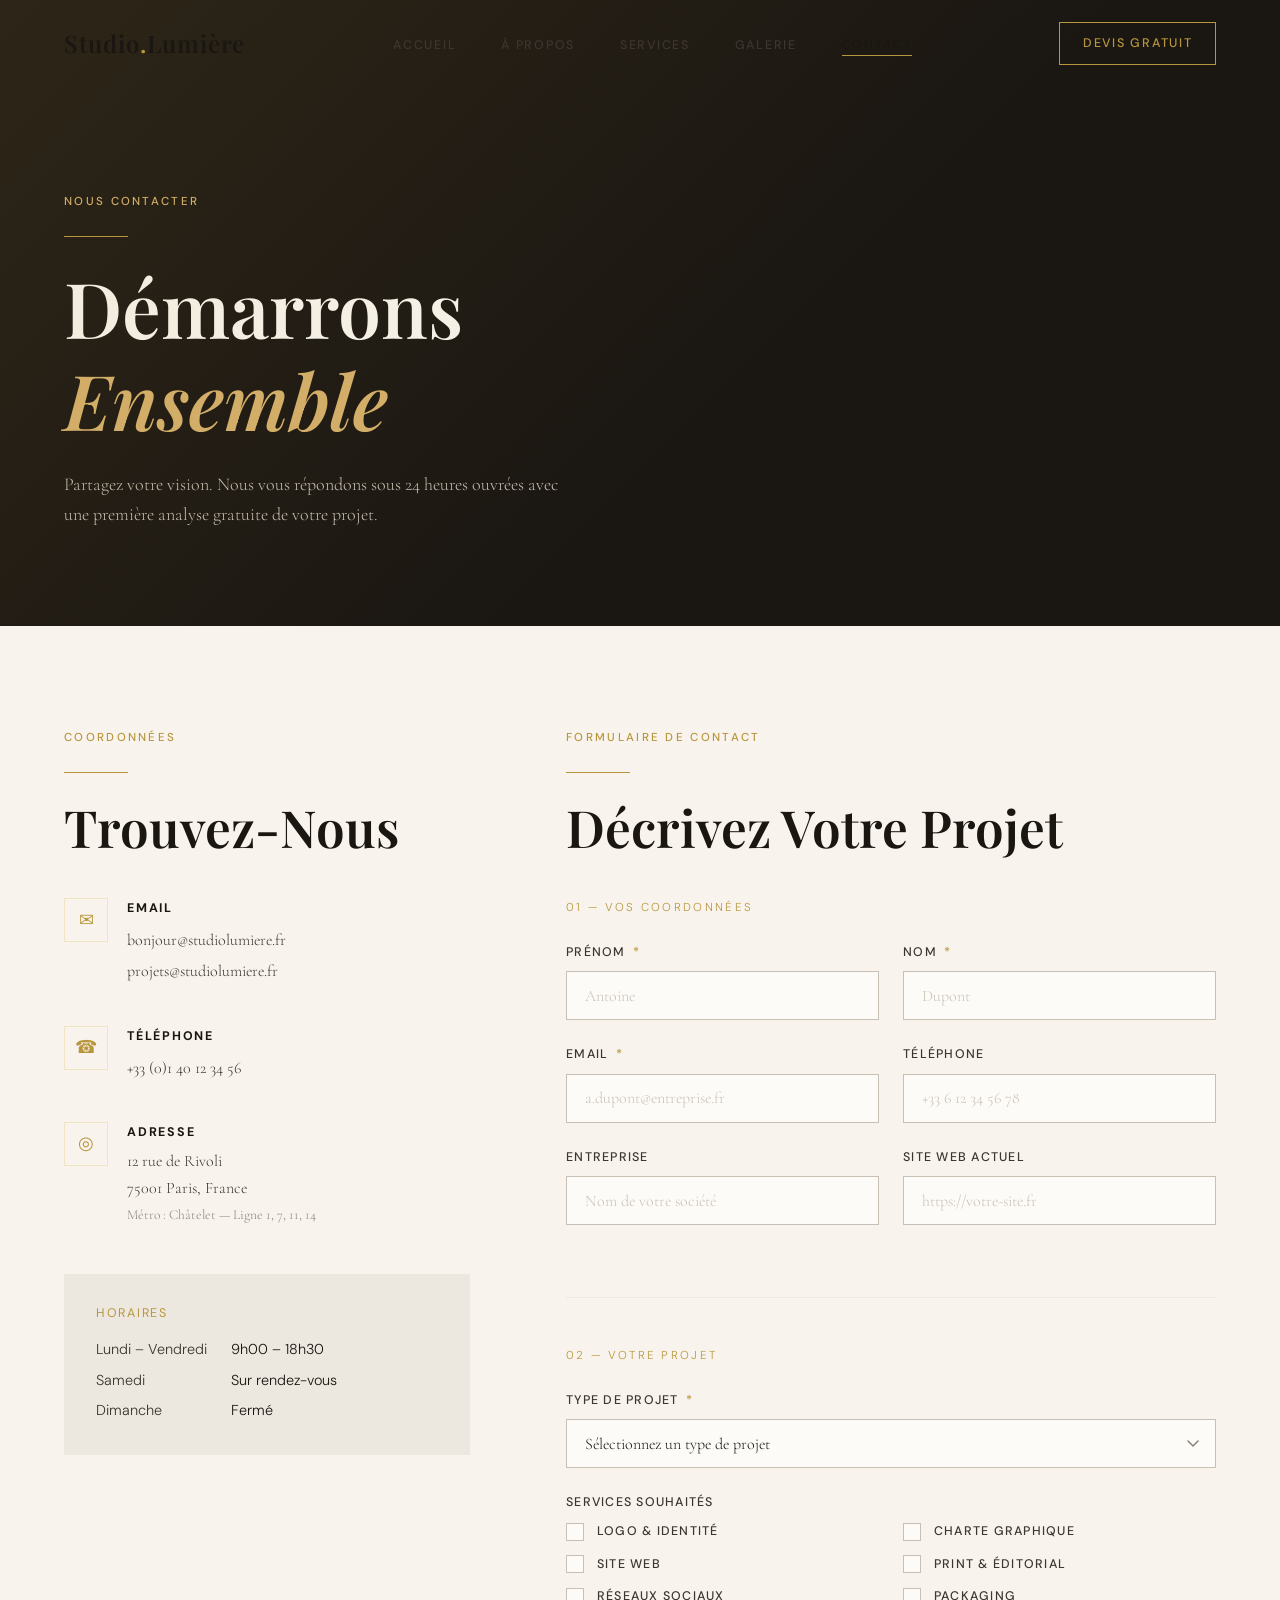
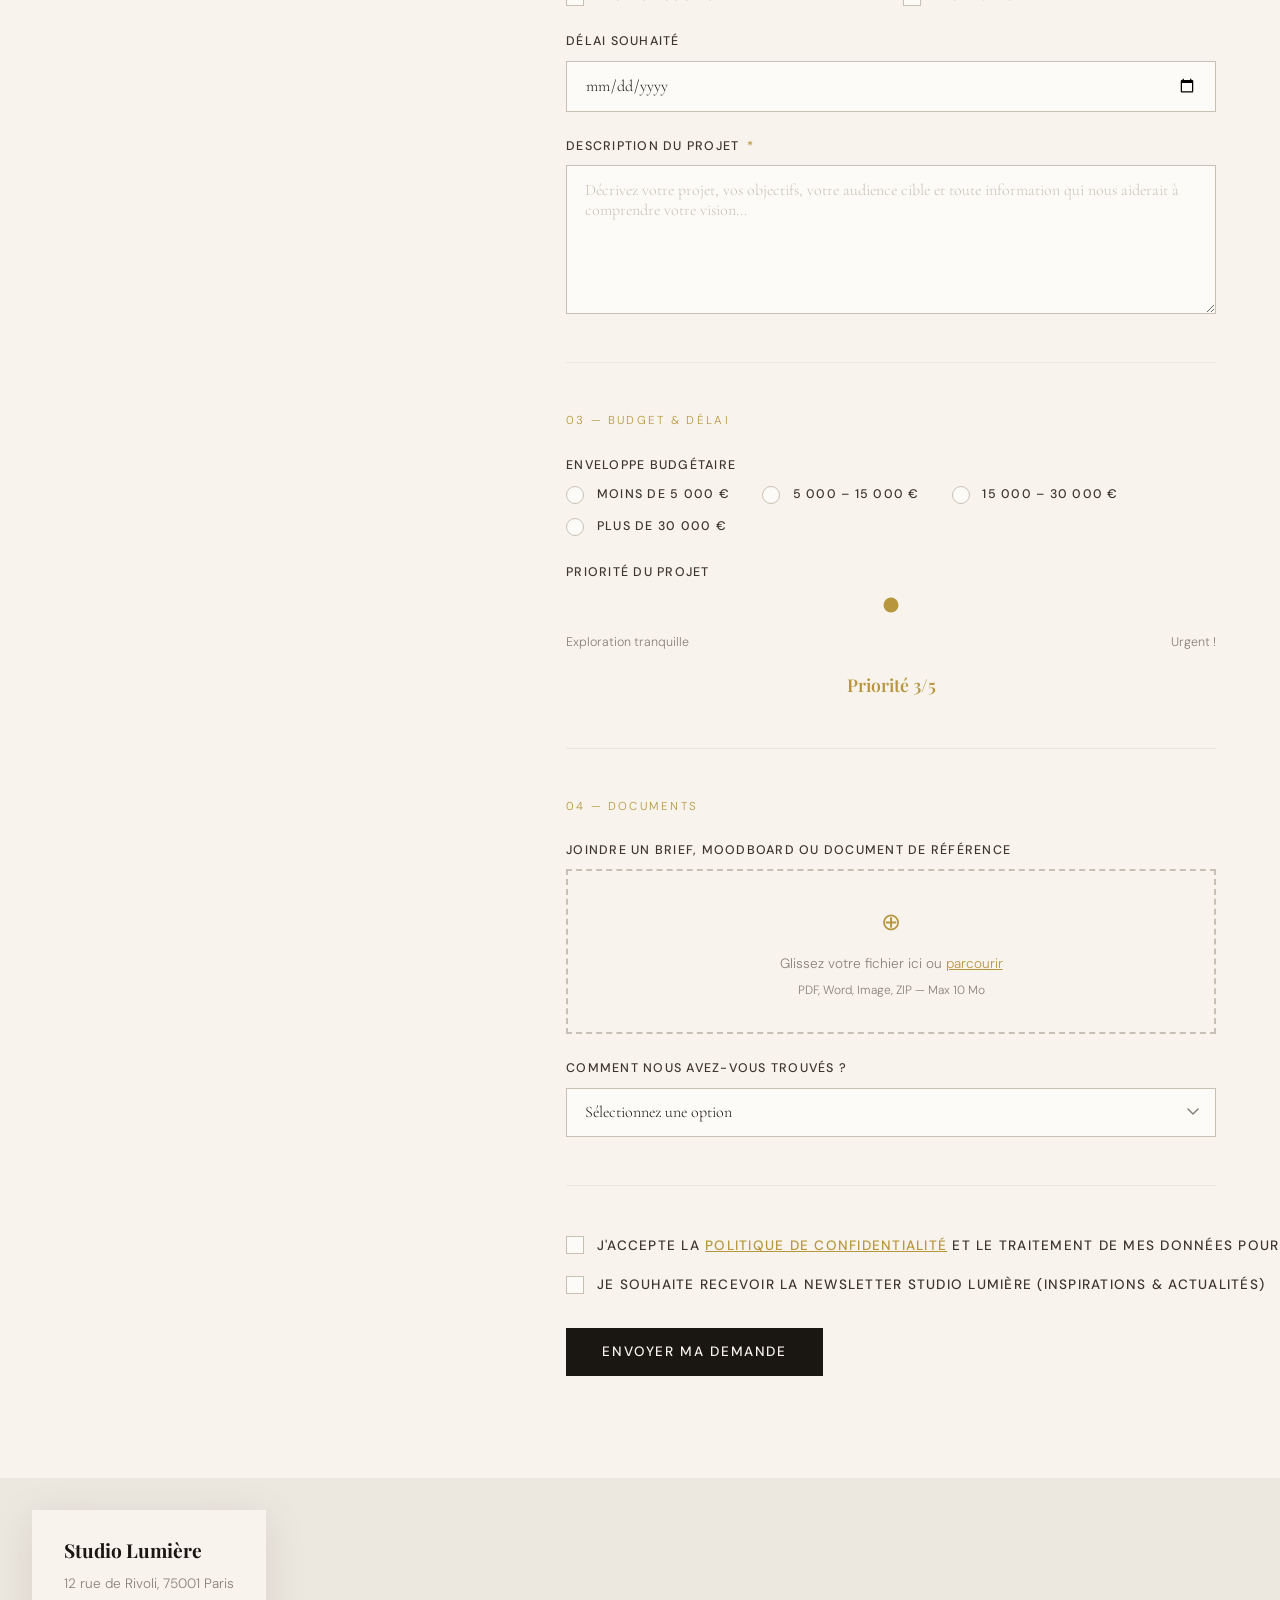
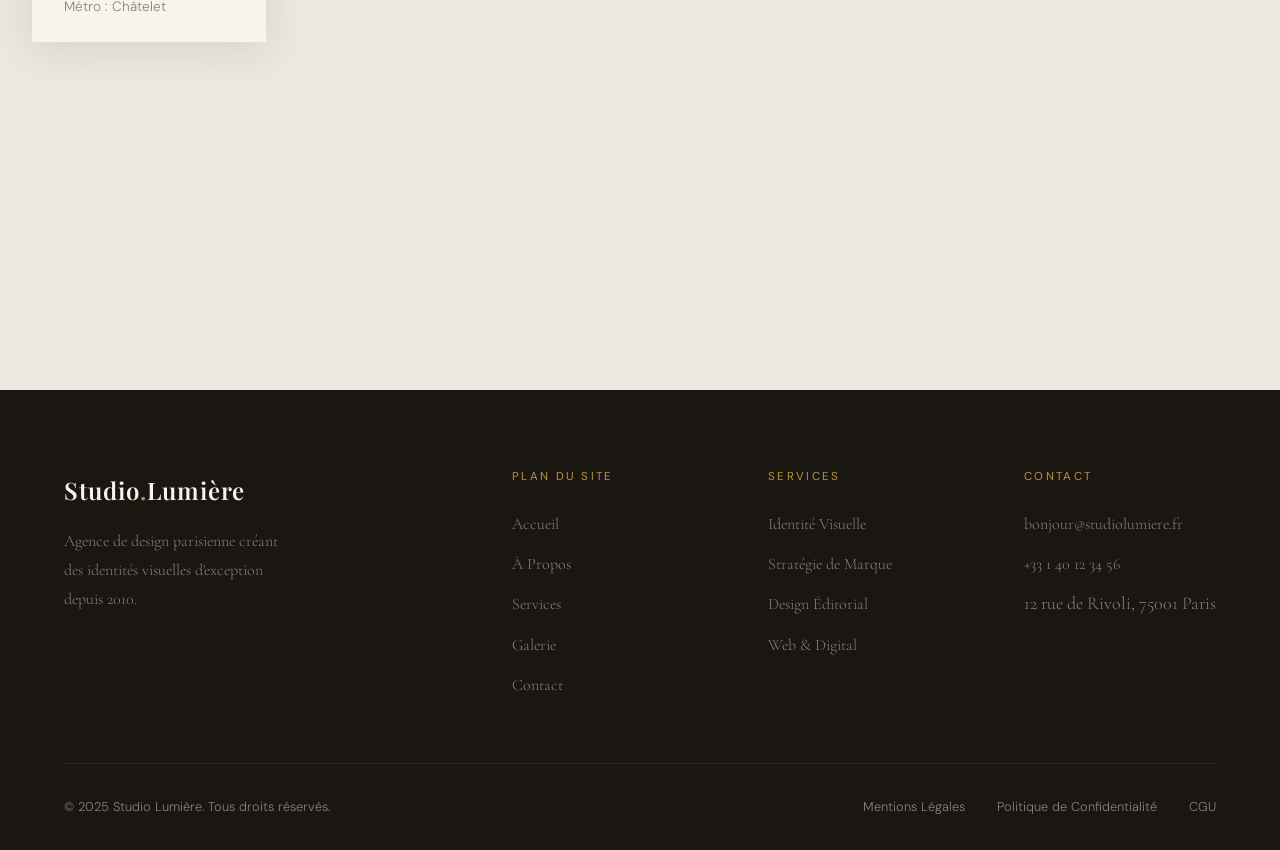
<file: tp3/contact.html>
<!DOCTYPE html>
<html lang="fr">
<head>
  <meta charset="UTF-8">
  <meta name="viewport" content="width=device-width, initial-scale=1.0">
  <title>Contact — Studio Lumière</title>
  <meta name="description" content="Contactez Studio Lumière pour démarrer votre projet de design. Formulaire en ligne, email, téléphone et adresse à Paris.">
  <meta name="keywords" content="contact agence design Paris, devis design, Studio Lumière contact">
  <meta name="robots" content="index, follow">
  <meta property="og:type" content="website">
  <meta property="og:url" content="https://studiolumiere.fr/contact.html">
  <meta property="og:title" content="Contact — Studio Lumière">
  <meta property="og:description" content="Démarrons votre projet ensemble. Contactez Studio Lumière pour un devis gratuit.">
  <meta property="og:image" content="https://studiolumiere.fr/og-contact.jpg">
  <meta property="og:locale" content="fr_FR">
  <meta name="twitter:card" content="summary_large_image">
  <link rel="canonical" href="https://studiolumiere.fr/contact.html">
  <link rel="stylesheet" href="style.css">
  <style>
    /* ── Contact Layout ── */
    .contact-body { display: grid; grid-template-columns: 1fr 1.6fr; gap: 6rem; align-items: start; }

    /* ── Contact Info ── */
    .contact-info { position: sticky; top: 8rem; }
    .contact-info__item {
      display: flex;
      gap: 1.2rem;
      align-items: flex-start;
      margin-bottom: 2.5rem;
    }
    .contact-info__icon {
      width: 44px; height: 44px;
      border: 1px solid var(--gold-pale);
      display: flex;
      align-items: center;
      justify-content: center;
      flex-shrink: 0;
      color: var(--gold);
      font-size: 1.1rem;
    }
    .contact-info__content strong {
      display: block;
      font-family: var(--font-ui);
      font-size: .78rem;
      letter-spacing: .14em;
      text-transform: uppercase;
      color: var(--ink);
      margin-bottom: .3rem;
    }
    .contact-info__content a, .contact-info__content p {
      font-size: 1rem;
      color: var(--ink-soft);
      transition: color var(--transition);
    }
    .contact-info__content a:hover { color: var(--gold); }

    .contact-hours { margin-top: 3rem; padding: 2rem; background: var(--cream-dark); }
    .contact-hours h4 {
      font-family: var(--font-ui);
      font-size: .78rem;
      letter-spacing: .14em;
      text-transform: uppercase;
      color: var(--gold);
      margin-bottom: 1rem;
    }
    .contact-hours dl { display: grid; grid-template-columns: auto 1fr; gap: .4rem 1.5rem; }
    .contact-hours dt { font-family: var(--font-ui); font-size: .9rem; color: var(--ink-soft); }
    .contact-hours dd { font-family: var(--font-ui); font-size: .9rem; color: var(--ink); }

    /* ── Form ── */
    .contact-form { }
    .form-section {
      margin-bottom: 3rem;
      padding-bottom: 3rem;
      border-bottom: 1px solid var(--cream-dark);
    }
    .form-section:last-child { border-bottom: none; margin-bottom: 0; padding-bottom: 0; }
    .form-section-title {
      font-family: var(--font-ui);
      font-size: .72rem;
      letter-spacing: .2em;
      text-transform: uppercase;
      color: var(--gold);
      margin-bottom: 1.5rem;
    }
    .form-row { display: grid; grid-template-columns: 1fr 1fr; gap: 1.5rem; }
    .form-group { display: flex; flex-direction: column; gap: .5rem; margin-bottom: 1.5rem; }
    .form-group:last-child { margin-bottom: 0; }
    .form-group label {
      font-family: var(--font-ui);
      font-size: .78rem;
      font-weight: 500;
      letter-spacing: .1em;
      text-transform: uppercase;
      color: var(--ink-soft);
    }
    .form-group .required { color: var(--gold); margin-left: .2rem; }

    /* All form inputs */
    .form-control {
      font-family: var(--font-body);
      font-size: 1rem;
      font-weight: 300;
      color: var(--ink);
      background: var(--white);
      border: 1px solid var(--gray-light);
      padding: .85rem 1.1rem;
      width: 100%;
      transition: border-color var(--transition), box-shadow var(--transition);
      -webkit-appearance: none;
      appearance: none;
      outline: none;
      border-radius: 0;
    }
    .form-control:focus {
      border-color: var(--gold);
      box-shadow: 0 0 0 3px var(--gold-pale);
    }
    .form-control::placeholder { color: var(--gray-light); }
    textarea.form-control { resize: vertical; min-height: 140px; }
    select.form-control {
      background-image: url("data:image/svg+xml,%3Csvg xmlns='http://www.w3.org/2000/svg' width='12' height='8' viewBox='0 0 12 8'%3E%3Cpath d='M1 1l5 5 5-5' stroke='%238A8078' stroke-width='1.5' fill='none' stroke-linecap='round'/%3E%3C/svg%3E");
      background-repeat: no-repeat;
      background-position: right 1rem center;
      padding-right: 2.5rem;
      cursor: pointer;
    }
    input[type="range"].form-control {
      padding: .4rem 0;
      border: none;
      background: transparent;
      box-shadow: none;
      accent-color: var(--gold);
    }
    input[type="range"].form-control:focus { box-shadow: none; }

    /* Checkbox & Radio groups */
    .check-group, .radio-group { display: flex; flex-direction: column; gap: .7rem; }
    .check-label, .radio-label {
      display: flex;
      align-items: center;
      gap: .8rem;
      font-family: var(--font-ui);
      font-size: .9rem;
      color: var(--ink-soft);
      cursor: pointer;
    }
    .check-label input[type="checkbox"],
    .radio-label input[type="radio"] {
      width: 18px; height: 18px;
      border: 1px solid var(--gray-light);
      background: var(--white);
      appearance: none;
      -webkit-appearance: none;
      flex-shrink: 0;
      cursor: pointer;
      transition: var(--transition);
      position: relative;
    }
    .radio-label input[type="radio"] { border-radius: 50%; }
    .check-label input[type="checkbox"]:checked,
    .radio-label input[type="radio"]:checked {
      background: var(--gold);
      border-color: var(--gold);
    }
    .check-label input[type="checkbox"]:checked::after {
      content: '✓';
      position: absolute;
      top: 50%; left: 50%;
      transform: translate(-50%, -50%);
      color: white;
      font-size: .7rem;
      line-height: 1;
    }
    .radio-label input[type="radio"]:checked::after {
      content: '';
      position: absolute;
      top: 50%; left: 50%;
      transform: translate(-50%, -50%);
      width: 6px; height: 6px;
      border-radius: 50%;
      background: white;
    }
    .check-group-row { display: grid; grid-template-columns: repeat(2,1fr); gap: .7rem 1.5rem; }

    /* File input */
    .file-input-wrap { position: relative; }
    .file-input-wrap input[type="file"] {
      position: absolute;
      inset: 0;
      opacity: 0;
      cursor: pointer;
      width: 100%;
      height: 100%;
    }
    .file-input-display {
      border: 2px dashed var(--gray-light);
      padding: 2rem;
      text-align: center;
      transition: var(--transition);
      cursor: pointer;
    }
    .file-input-wrap:hover .file-input-display,
    .file-input-wrap:focus-within .file-input-display {
      border-color: var(--gold);
      background: var(--gold-pale);
    }
    .file-input-display .icon { font-size: 1.5rem; color: var(--gold); margin-bottom: .5rem; }
    .file-input-display p {
      font-family: var(--font-ui);
      font-size: .85rem;
      color: var(--gray-mid);
      max-width: none;
      margin: 0;
    }
    .file-input-display span { color: var(--gold); text-decoration: underline; }

    /* Budget slider display */
    .range-display {
      display: flex;
      justify-content: space-between;
      font-family: var(--font-ui);
      font-size: .78rem;
      color: var(--gray-mid);
      margin-top: .3rem;
    }
    .range-value {
      font-family: var(--font-display);
      font-size: 1.1rem;
      font-weight: 600;
      color: var(--gold);
      text-align: center;
      margin-top: .5rem;
    }

    /* Submit */
    .form-submit { margin-top: 2.5rem; display: flex; align-items: center; gap: 2rem; flex-wrap: wrap; }
    .form-submit .gdpr {
      font-family: var(--font-ui);
      font-size: .8rem;
      color: var(--gray-mid);
      flex: 1;
      min-width: 20ch;
    }
    .form-submit .gdpr a { color: var(--gold); text-decoration: underline; }

    /* ── Map ── */
    .map-section { background: var(--cream-dark); padding: 0; }
    .map-wrap {
      position: relative;
      padding-bottom: 40%;
      min-height: 400px;
    }
    .map-wrap iframe {
      position: absolute;
      inset: 0;
      width: 100%;
      height: 100%;
      border: none;
      filter: grayscale(30%) contrast(1.05) sepia(15%);
    }
    .map-overlay {
      position: absolute;
      top: 2rem; left: 2rem;
      background: var(--cream);
      padding: 1.5rem 2rem;
      box-shadow: var(--shadow-md);
      z-index: 1;
    }
    .map-overlay strong {
      display: block;
      font-family: var(--font-display);
      font-size: 1.2rem;
      margin-bottom: .3rem;
    }
    .map-overlay p { font-family: var(--font-ui); font-size: .85rem; color: var(--gray-mid); margin: 0; max-width: none; }

    @media (max-width: 1024px) {
      .contact-body { grid-template-columns: 1fr; gap: 3rem; }
      .contact-info { position: static; }
    }
    @media (max-width: 600px) {
      .form-row { grid-template-columns: 1fr; }
      .check-group-row { grid-template-columns: 1fr; }
      .map-wrap { padding-bottom: 70%; }
    }
  </style>
</head>
<body>

  <!-- ── Navigation ── -->
  <nav class="nav scrolled" id="mainNav" role="navigation" aria-label="Navigation principale">
    <div class="container nav__inner">
      <a href="index.html" class="nav__logo">Studio<span>.</span>Lumière</a>
      <ul class="nav__links" id="navLinks">
        <li><a href="index.html" class="nav__link">Accueil</a></li>
        <li><a href="about.html" class="nav__link">À Propos</a></li>
        <li><a href="services.html" class="nav__link">Services</a></li>
        <li><a href="gallery.html" class="nav__link">Galerie</a></li>
        <li><a href="contact.html" class="nav__link active">Contact</a></li>
      </ul>
      <a href="contact.html" class="nav__cta">Devis Gratuit</a>
      <button class="nav__burger" id="navBurger" aria-label="Menu" aria-expanded="false">
        <span></span><span></span><span></span>
      </button>
    </div>
  </nav>

  <main>
    <!-- ── Page Hero ── -->
    <header class="page-hero">
      <div class="container">
        <p class="label">Nous contacter</p>
        <div class="divider"></div>
        <h1>Démarrons<br><em style="font-style:italic; color:var(--gold-light)">Ensemble</em></h1>
        <p style="margin-top:1.5rem">Partagez votre vision. Nous vous répondons sous 24 heures ouvrées avec une première analyse gratuite de votre projet.</p>
      </div>
    </header>

    <!-- ── Contact Section ── -->
    <section class="section">
      <div class="container">
        <div class="contact-body">

          <!-- ── Infos ── -->
          <aside aria-label="Informations de contact">
            <p class="label">Coordonnées</p>
            <div class="divider"></div>
            <h2>Trouvez-Nous</h2>

            <div style="margin-top:2.5rem">
              <div class="contact-info__item">
                <div class="contact-info__icon" aria-hidden="true">✉</div>
                <address class="contact-info__content" style="font-style:normal">
                  <strong>Email</strong>
                  <a href="mailto:bonjour@studiolumiere.fr">bonjour@studiolumiere.fr</a><br>
                  <a href="mailto:projets@studiolumiere.fr">projets@studiolumiere.fr</a>
                </address>
              </div>
              <div class="contact-info__item">
                <div class="contact-info__icon" aria-hidden="true">☎</div>
                <address class="contact-info__content" style="font-style:normal">
                  <strong>Téléphone</strong>
                  <a href="tel:+33140123456">+33 (0)1 40 12 34 56</a>
                </address>
              </div>
              <div class="contact-info__item">
                <div class="contact-info__icon" aria-hidden="true">◎</div>
                <address class="contact-info__content" style="font-style:normal">
                  <strong>Adresse</strong>
                  <p>12 rue de Rivoli<br>75001 Paris, France</p>
                  <p style="font-size:.85rem; color:var(--gray-mid)">Métro : Châtelet — Ligne 1, 7, 11, 14</p>
                </address>
              </div>
            </div>

            <div class="contact-hours" role="complementary" aria-label="Horaires d'ouverture">
              <h4>Horaires</h4>
              <dl>
                <dt>Lundi – Vendredi</dt>
                <dd>9h00 – 18h30</dd>
                <dt>Samedi</dt>
                <dd>Sur rendez-vous</dd>
                <dt>Dimanche</dt>
                <dd>Fermé</dd>
              </dl>
            </div>
          </aside>

          <!-- ── Form ── -->
          <div>
            <p class="label">Formulaire de contact</p>
            <div class="divider"></div>
            <h2>Décrivez Votre Projet</h2>

            <form class="contact-form" id="contactForm" method="post" action="#" novalidate style="margin-top:2.5rem">
              <fieldset style="border:none; padding:0; margin:0">
                <legend style="display:none">Formulaire de contact Studio Lumière</legend>

                <!-- Section 1: Identité -->
                <div class="form-section">
                  <div class="form-section-title">01 — Vos Coordonnées</div>
                  <div class="form-row">
                    <div class="form-group">
                      <label for="firstName">Prénom <span class="required" aria-hidden="true">*</span></label>
                      <input type="text" id="firstName" name="firstName" class="form-control"
                             placeholder="Antoine" required autocomplete="given-name"
                             aria-required="true">
                    </div>
                    <div class="form-group">
                      <label for="lastName">Nom <span class="required" aria-hidden="true">*</span></label>
                      <input type="text" id="lastName" name="lastName" class="form-control"
                             placeholder="Dupont" required autocomplete="family-name"
                             aria-required="true">
                    </div>
                  </div>
                  <div class="form-row">
                    <div class="form-group">
                      <label for="email">Email <span class="required" aria-hidden="true">*</span></label>
                      <input type="email" id="email" name="email" class="form-control"
                             placeholder="a.dupont@entreprise.fr" required autocomplete="email"
                             aria-required="true">
                    </div>
                    <div class="form-group">
                      <label for="phone">Téléphone</label>
                      <input type="tel" id="phone" name="phone" class="form-control"
                             placeholder="+33 6 12 34 56 78" autocomplete="tel">
                    </div>
                  </div>
                  <div class="form-row">
                    <div class="form-group">
                      <label for="company">Entreprise</label>
                      <input type="text" id="company" name="company" class="form-control"
                             placeholder="Nom de votre société" autocomplete="organization">
                    </div>
                    <div class="form-group">
                      <label for="website">Site Web actuel</label>
                      <input type="url" id="website" name="website" class="form-control"
                             placeholder="https://votre-site.fr" autocomplete="url">
                    </div>
                  </div>
                </div>

                <!-- Section 2: Projet -->
                <div class="form-section">
                  <div class="form-section-title">02 — Votre Projet</div>
                  <div class="form-group">
                    <label for="projectType">Type de projet <span class="required" aria-hidden="true">*</span></label>
                    <select id="projectType" name="projectType" class="form-control" required aria-required="true">
                      <option value="" disabled selected>Sélectionnez un type de projet</option>
                      <option value="identite">Identité Visuelle (logo + charte)</option>
                      <option value="strategie">Stratégie de Marque complète</option>
                      <option value="editorial">Design Éditorial (publication)</option>
                      <option value="web">Design Web / Digital</option>
                      <option value="motion">Motion Design / Vidéo</option>
                      <option value="packaging">Packaging</option>
                      <option value="autre">Autre</option>
                    </select>
                  </div>

                  <div class="form-group">
                    <label>Services souhaités</label>
                    <div class="check-group check-group-row">
                      <label class="check-label">
                        <input type="checkbox" name="services" value="logo"> Logo & Identité
                      </label>
                      <label class="check-label">
                        <input type="checkbox" name="services" value="charte"> Charte Graphique
                      </label>
                      <label class="check-label">
                        <input type="checkbox" name="services" value="web"> Site Web
                      </label>
                      <label class="check-label">
                        <input type="checkbox" name="services" value="print"> Print & Éditorial
                      </label>
                      <label class="check-label">
                        <input type="checkbox" name="services" value="social"> Réseaux Sociaux
                      </label>
                      <label class="check-label">
                        <input type="checkbox" name="services" value="packaging"> Packaging
                      </label>
                    </div>
                  </div>

                  <div class="form-group">
                    <label for="deadline">Délai souhaité</label>
                    <input type="date" id="deadline" name="deadline" class="form-control"
                           min="2025-01-01">
                  </div>

                  <div class="form-group">
                    <label for="message">Description du projet <span class="required" aria-hidden="true">*</span></label>
                    <textarea id="message" name="message" class="form-control" rows="6"
                              placeholder="Décrivez votre projet, vos objectifs, votre audience cible et toute information qui nous aiderait à comprendre votre vision..."
                              required aria-required="true"></textarea>
                  </div>
                </div>

                <!-- Section 3: Budget -->
                <div class="form-section">
                  <div class="form-section-title">03 — Budget & Délai</div>
                  <div class="form-group">
                    <label>Enveloppe budgétaire</label>
                    <div class="radio-group" style="flex-direction:row; flex-wrap:wrap; gap:.7rem 2rem">
                      <label class="radio-label">
                        <input type="radio" name="budget" value="moins-5k"> Moins de 5 000 €
                      </label>
                      <label class="radio-label">
                        <input type="radio" name="budget" value="5-15k"> 5 000 – 15 000 €
                      </label>
                      <label class="radio-label">
                        <input type="radio" name="budget" value="15-30k"> 15 000 – 30 000 €
                      </label>
                      <label class="radio-label">
                        <input type="radio" name="budget" value="plus-30k"> Plus de 30 000 €
                      </label>
                    </div>
                  </div>

                  <div class="form-group">
                    <label for="priorite">Priorité du projet</label>
                    <input type="range" id="priorite" name="priorite" class="form-control"
                           min="1" max="5" value="3" step="1" aria-valuemin="1" aria-valuemax="5" aria-valuenow="3">
                    <div class="range-display">
                      <span>Exploration tranquille</span>
                      <span>Urgent !</span>
                    </div>
                    <div class="range-value" id="rangeVal" aria-live="polite">Priorité 3/5</div>
                  </div>
                </div>

                <!-- Section 4: Documents -->
                <div class="form-section">
                  <div class="form-section-title">04 — Documents</div>
                  <div class="form-group">
                    <label>Joindre un brief, moodboard ou document de référence</label>
                    <div class="file-input-wrap">
                      <input type="file" id="brief" name="brief"
                             accept=".pdf,.doc,.docx,.jpg,.jpeg,.png,.zip"
                             aria-label="Choisir un fichier (PDF, Word, Image, ZIP)">
                      <div class="file-input-display">
                        <div class="icon" aria-hidden="true">⊕</div>
                        <p>Glissez votre fichier ici ou <span>parcourir</span></p>
                        <p style="margin-top:.3rem; font-size:.75rem">PDF, Word, Image, ZIP — Max 10 Mo</p>
                      </div>
                    </div>
                  </div>

                  <div class="form-group">
                    <label for="howFound">Comment nous avez-vous trouvés ?</label>
                    <select id="howFound" name="howFound" class="form-control">
                      <option value="" disabled selected>Sélectionnez une option</option>
                      <option value="google">Recherche Google</option>
                      <option value="instagram">Instagram</option>
                      <option value="linkedin">LinkedIn</option>
                      <option value="recommandation">Recommandation</option>
                      <option value="presse">Article / Presse</option>
                      <option value="autre">Autre</option>
                    </select>
                  </div>
                </div>

                <!-- RGPD & Submit -->
                <div class="form-submit">
                  <div class="form-group" style="flex:none; margin:0">
                    <label class="check-label">
                      <input type="checkbox" name="rgpd" required aria-required="true">
                      <span style="font-size:.85rem">J'accepte la <a href="#" style="color:var(--gold); text-decoration:underline">politique de confidentialité</a> et le traitement de mes données pour le traitement de ma demande. <span class="required">*</span></span>
                    </label>
                    <label class="check-label" style="margin-top:.5rem">
                      <input type="checkbox" name="newsletter">
                      <span style="font-size:.85rem">Je souhaite recevoir la newsletter Studio Lumière (inspirations & actualités)</span>
                    </label>
                  </div>
                  <button type="submit" class="btn btn--filled" style="flex-shrink:0"><span>Envoyer ma Demande</span></button>
                </div>

              </fieldset>
            </form>

            <!-- Success Message (hidden) -->
            <div id="successMsg" style="display:none; background:var(--gold-pale); border:1px solid var(--gold); padding:2rem; margin-top:2rem;" role="alert">
              <strong style="display:block; font-family:var(--font-display); font-size:1.3rem; margin-bottom:.5rem">Message envoyé avec succès !</strong>
              <p style="margin:0; font-size:1rem">Merci pour votre demande. Notre équipe vous contactera dans les 24 heures ouvrées pour discuter de votre projet.</p>
            </div>
          </div>

        </div>
      </div>
    </section>

    <!-- ── Map ── -->
    <section class="map-section" aria-label="Localisation du studio">
      <div class="map-wrap">
        <iframe
          src="https://www.openstreetmap.org/export/embed.html?bbox=2.3450%2C48.8550%2C2.3600%2C48.8640&layer=mapnik&marker=48.8584%2C2.3500"
          title="Carte interactive — Studio Lumière, 12 rue de Rivoli, Paris"
          loading="lazy"
          aria-label="Carte de localisation Studio Lumière à Paris"
          allowfullscreen>
        </iframe>
        <div class="map-overlay">
          <strong>Studio Lumière</strong>
          <p>12 rue de Rivoli, 75001 Paris</p>
          <p>Métro : Châtelet</p>
        </div>
      </div>
    </section>

  </main>

  <!-- ── Footer ── -->
  <footer class="footer" role="contentinfo">
    <div class="container">
      <div class="footer__grid">
        <div class="footer__brand">
          <a href="index.html" class="nav__logo">Studio<span style="color:var(--gold)">.</span>Lumière</a>
          <p>Agence de design parisienne créant des identités visuelles d'exception depuis 2010.</p>
        </div>
        <nav class="footer__col" aria-label="Plan du site">
          <h4>Plan du Site</h4>
          <ul>
            <li><a href="index.html">Accueil</a></li>
            <li><a href="about.html">À Propos</a></li>
            <li><a href="services.html">Services</a></li>
            <li><a href="gallery.html">Galerie</a></li>
            <li><a href="contact.html">Contact</a></li>
          </ul>
        </nav>
        <nav class="footer__col" aria-label="Services">
          <h4>Services</h4>
          <ul>
            <li><a href="services.html#identite">Identité Visuelle</a></li>
            <li><a href="services.html#strategie">Stratégie de Marque</a></li>
            <li><a href="services.html#editorial">Design Éditorial</a></li>
            <li><a href="services.html#web">Web & Digital</a></li>
          </ul>
        </nav>
        <address class="footer__col" style="font-style:normal">
          <h4>Contact</h4>
          <ul>
            <li><a href="mailto:bonjour@studiolumiere.fr">bonjour@studiolumiere.fr</a></li>
            <li><a href="tel:+33140123456">+33 1 40 12 34 56</a></li>
            <li><span style="color:var(--gray-mid)">12 rue de Rivoli, 75001 Paris</span></li>
          </ul>
        </address>
      </div>
      <div class="footer__bottom">
        <p>© 2025 Studio Lumière. Tous droits réservés.</p>
        <nav class="footer__legal" aria-label="Mentions légales">
          <a href="#">Mentions Légales</a>
          <a href="#">Politique de Confidentialité</a>
          <a href="#">CGU</a>
        </nav>
      </div>
    </div>
  </footer>

  <script>
    // Nav
    const nav = document.getElementById('mainNav');
    window.addEventListener('scroll', () => nav.classList.toggle('scrolled', window.scrollY > 50));
    document.getElementById('navBurger').addEventListener('click', function() {
      const open = document.getElementById('navLinks').classList.toggle('open');
      this.setAttribute('aria-expanded', open);
    });

    // Range slider display
    const range = document.getElementById('priorite');
    const rangeVal = document.getElementById('rangeVal');
    range.addEventListener('input', () => {
      rangeVal.textContent = `Priorité ${range.value}/5`;
      rangeVal.setAttribute('aria-valuenow', range.value);
    });

    // File input display
    document.getElementById('brief').addEventListener('change', function() {
      const display = this.parentNode.querySelector('.file-input-display p:first-of-type');
      if (this.files && this.files[0]) {
        display.innerHTML = `<strong style="color:var(--ink)">${this.files[0].name}</strong>`;
      }
    });

    // Form submit simulation
    document.getElementById('contactForm').addEventListener('submit', function(e) {
      e.preventDefault();
      if (!this.checkValidity()) {
        this.reportValidity();
        return;
      }
      this.style.display = 'none';
      document.getElementById('successMsg').style.display = 'block';
      document.getElementById('successMsg').scrollIntoView({ behavior: 'smooth', block: 'center' });
    });
  </script>
</body>
</html>
</file>
<file: tp3/style.css>
/* ============================================
   STUDIO LUMIÈRE — Global Stylesheet
   Aesthetic: Editorial French luxury, refined
   ============================================ */

@import url('https://fonts.googleapis.com/css2?family=Playfair+Display:ital,wght@0,400;0,600;0,700;1,400;1,600&family=Cormorant+Garamond:ital,wght@0,300;0,400;0,500;1,300;1,400&family=DM+Sans:wght@300;400;500&display=swap');

/* ── CSS Variables ── */
:root {
  --cream: #F8F4ED;
  --cream-dark: #EDE8DF;
  --ink: #1A1612;
  --ink-soft: #3D3630;
  --gold: #B8963E;
  --gold-light: #D4AF6A;
  --gold-pale: #F0E4C4;
  --white: #FDFBF8;
  --gray-mid: #8A8078;
  --gray-light: #C8C0B4;

  --font-display: 'Playfair Display', Georgia, serif;
  --font-body: 'Cormorant Garamond', Georgia, serif;
  --font-ui: 'DM Sans', sans-serif;

  --max-w: 1280px;
  --section-pad: clamp(4rem, 8vw, 9rem);
  --radius: 2px;

  --shadow-sm: 0 2px 12px rgba(26,22,18,.06);
  --shadow-md: 0 8px 40px rgba(26,22,18,.10);
  --shadow-lg: 0 20px 80px rgba(26,22,18,.15);

  --transition: 0.4s cubic-bezier(0.25, 0.46, 0.45, 0.94);
}

/* ── Reset ── */
*, *::before, *::after { box-sizing: border-box; margin: 0; padding: 0; }
html { scroll-behavior: smooth; font-size: 16px; }
body {
  background: var(--cream);
  color: var(--ink);
  font-family: var(--font-body);
  font-size: 1.125rem;
  line-height: 1.7;
  font-weight: 300;
  -webkit-font-smoothing: antialiased;
}
img, video { max-width: 100%; display: block; }
a { color: inherit; text-decoration: none; }
ul { list-style: none; }

/* ── Typography ── */
h1, h2, h3, h4 { font-family: var(--font-display); font-weight: 600; line-height: 1.2; }
h1 { font-size: clamp(2.8rem, 6vw, 5.5rem); }
h2 { font-size: clamp(2rem, 4vw, 3.2rem); }
h3 { font-size: clamp(1.3rem, 2.5vw, 1.9rem); }
h4 { font-size: 1.2rem; font-weight: 400; }

p { max-width: 65ch; }

.label {
  font-family: var(--font-ui);
  font-size: .72rem;
  font-weight: 500;
  letter-spacing: .2em;
  text-transform: uppercase;
  color: var(--gold);
}

/* ── Layout Utilities ── */
.container { width: 100%; max-width: var(--max-w); margin: 0 auto; padding: 0 clamp(1.5rem, 5vw, 4rem); }
.section { padding: var(--section-pad) 0; }
.grid-2 { display: grid; grid-template-columns: repeat(2, 1fr); gap: 4rem; align-items: center; }
.grid-3 { display: grid; grid-template-columns: repeat(3, 1fr); gap: 2.5rem; }
.grid-4 { display: grid; grid-template-columns: repeat(4, 1fr); gap: 2rem; }

/* ── Dividers ── */
.divider { width: 4rem; height: 1px; background: var(--gold); margin: 1.5rem 0; }
.divider--center { margin: 1.5rem auto; }

/* ── Buttons ── */
.btn {
  display: inline-flex;
  align-items: center;
  gap: .6rem;
  font-family: var(--font-ui);
  font-size: .85rem;
  font-weight: 500;
  letter-spacing: .12em;
  text-transform: uppercase;
  padding: .9rem 2.2rem;
  border: 1px solid var(--ink);
  background: transparent;
  color: var(--ink);
  cursor: pointer;
  transition: var(--transition);
  position: relative;
  overflow: hidden;
}
.btn::before {
  content: '';
  position: absolute;
  inset: 0;
  background: var(--ink);
  transform: scaleX(0);
  transform-origin: left;
  transition: transform var(--transition);
  z-index: 0;
}
.btn:hover::before { transform: scaleX(1); }
.btn span { position: relative; z-index: 1; transition: color var(--transition); }
.btn:hover span { color: var(--cream); }

.btn--gold {
  border-color: var(--gold);
  color: var(--gold);
}
.btn--gold::before { background: var(--gold); }
.btn--gold:hover span { color: var(--white); }

.btn--filled {
  background: var(--ink);
  color: var(--cream);
}
.btn--filled::before { background: var(--gold); }
.btn--filled span { color: var(--cream); }
.btn--filled:hover span { color: var(--white); }

/* ── Navigation ── */
.nav {
  position: fixed;
  top: 0; left: 0; right: 0;
  z-index: 100;
  padding: 1.4rem 0;
  transition: background var(--transition), box-shadow var(--transition), padding var(--transition);
}
.nav.scrolled {
  background: rgba(248,244,237,.96);
  backdrop-filter: blur(12px);
  box-shadow: 0 1px 0 rgba(26,22,18,.08);
  padding: .9rem 0;
}
.nav__inner {
  display: flex;
  align-items: center;
  justify-content: space-between;
}
.nav__logo {
  font-family: var(--font-display);
  font-size: 1.5rem;
  font-weight: 600;
  letter-spacing: .04em;
  color: var(--ink);
}
.nav__logo span { color: var(--gold); }
.nav__links {
  display: flex;
  align-items: center;
  gap: 2.8rem;
}
.nav__link {
  font-family: var(--font-ui);
  font-size: .78rem;
  font-weight: 500;
  letter-spacing: .14em;
  text-transform: uppercase;
  color: var(--ink-soft);
  position: relative;
  transition: color var(--transition);
}
.nav__link::after {
  content: '';
  position: absolute;
  bottom: -3px; left: 0;
  width: 0; height: 1px;
  background: var(--gold);
  transition: width var(--transition);
}
.nav__link:hover, .nav__link.active { color: var(--ink); }
.nav__link:hover::after, .nav__link.active::after { width: 100%; }

.nav__cta {
  font-family: var(--font-ui);
  font-size: .78rem;
  font-weight: 500;
  letter-spacing: .14em;
  text-transform: uppercase;
  padding: .6rem 1.4rem;
  border: 1px solid var(--gold);
  color: var(--gold);
  transition: var(--transition);
}
.nav__cta:hover { background: var(--gold); color: var(--white); }

.nav__burger {
  display: none;
  flex-direction: column;
  gap: 5px;
  cursor: pointer;
  background: none;
  border: none;
  padding: .3rem;
}
.nav__burger span {
  display: block;
  width: 24px; height: 1.5px;
  background: var(--ink);
  transition: var(--transition);
}

/* ── Footer ── */
.footer {
  background: var(--ink);
  color: var(--gray-light);
  padding: 5rem 0 2rem;
}
.footer__grid {
  display: grid;
  grid-template-columns: 2fr 1fr 1fr 1fr;
  gap: 4rem;
  margin-bottom: 4rem;
}
.footer__brand .nav__logo { color: var(--cream); margin-bottom: 1rem; display: block; }
.footer__brand p {
  font-size: 1rem;
  color: var(--gray-mid);
  line-height: 1.8;
  max-width: 28ch;
}
.footer__col h4 {
  font-family: var(--font-ui);
  font-size: .72rem;
  letter-spacing: .2em;
  text-transform: uppercase;
  color: var(--gold);
  margin-bottom: 1.5rem;
}
.footer__col ul { display: flex; flex-direction: column; gap: .6rem; }
.footer__col a {
  font-size: 1rem;
  color: var(--gray-mid);
  transition: color var(--transition);
}
.footer__col a:hover { color: var(--cream); }
.footer__bottom {
  border-top: 1px solid rgba(255,255,255,.08);
  padding-top: 2rem;
  display: flex;
  justify-content: space-between;
  align-items: center;
  flex-wrap: wrap;
  gap: 1rem;
}
.footer__bottom p {
  font-family: var(--font-ui);
  font-size: .8rem;
  color: var(--gray-mid);
  max-width: none;
}
.footer__legal { display: flex; gap: 2rem; }
.footer__legal a {
  font-family: var(--font-ui);
  font-size: .8rem;
  color: var(--gray-mid);
  transition: color var(--transition);
}
.footer__legal a:hover { color: var(--gold); }

/* ── Section Headers ── */
.section-header { margin-bottom: 4rem; }
.section-header--center { text-align: center; }
.section-header--center .divider { margin: 1.5rem auto; }
.section-header--center p { margin: 0 auto; }

/* ── Cards ── */
.card {
  background: var(--white);
  padding: 2.5rem;
  box-shadow: var(--shadow-sm);
  transition: transform var(--transition), box-shadow var(--transition);
}
.card:hover { transform: translateY(-4px); box-shadow: var(--shadow-md); }

/* ── Page Hero ── */
.page-hero {
  padding: 12rem 0 6rem;
  background: var(--ink);
  color: var(--cream);
  position: relative;
  overflow: hidden;
}
.page-hero::before {
  content: '';
  position: absolute;
  inset: 0;
  background: linear-gradient(135deg, rgba(184,150,62,.12) 0%, transparent 60%);
}
.page-hero .label { color: var(--gold-light); }
.page-hero h1 { color: var(--cream); }
.page-hero p { color: var(--gray-light); max-width: 55ch; }

/* ── Animations ── */
@keyframes fadeUp {
  from { opacity: 0; transform: translateY(30px); }
  to   { opacity: 1; transform: translateY(0); }
}
@keyframes fadeIn {
  from { opacity: 0; }
  to   { opacity: 1; }
}
@keyframes lineGrow {
  from { width: 0; }
  to   { width: 4rem; }
}
.animate-up { animation: fadeUp .8s ease both; }
.animate-up:nth-child(2) { animation-delay: .15s; }
.animate-up:nth-child(3) { animation-delay: .30s; }
.animate-up:nth-child(4) { animation-delay: .45s; }

/* ── Responsive ── */
@media (max-width: 1024px) {
  .grid-4 { grid-template-columns: repeat(2, 1fr); }
  .footer__grid { grid-template-columns: 1fr 1fr; gap: 3rem; }
}
@media (max-width: 768px) {
  .grid-2, .grid-3 { grid-template-columns: 1fr; gap: 2.5rem; }
  .grid-4 { grid-template-columns: 1fr; }
  .nav__links { display: none; }
  .nav__cta { display: none; }
  .nav__burger { display: flex; }
  .nav__links.open {
    display: flex;
    flex-direction: column;
    position: fixed;
    top: 0; right: 0;
    width: 80%;
    height: 100vh;
    background: var(--cream);
    padding: 5rem 3rem;
    gap: 2rem;
    box-shadow: var(--shadow-lg);
  }
  .nav__link { font-size: 1.1rem; }
  .footer__grid { grid-template-columns: 1fr; gap: 2.5rem; }
  .footer__bottom { flex-direction: column; text-align: center; }
}
</file>
